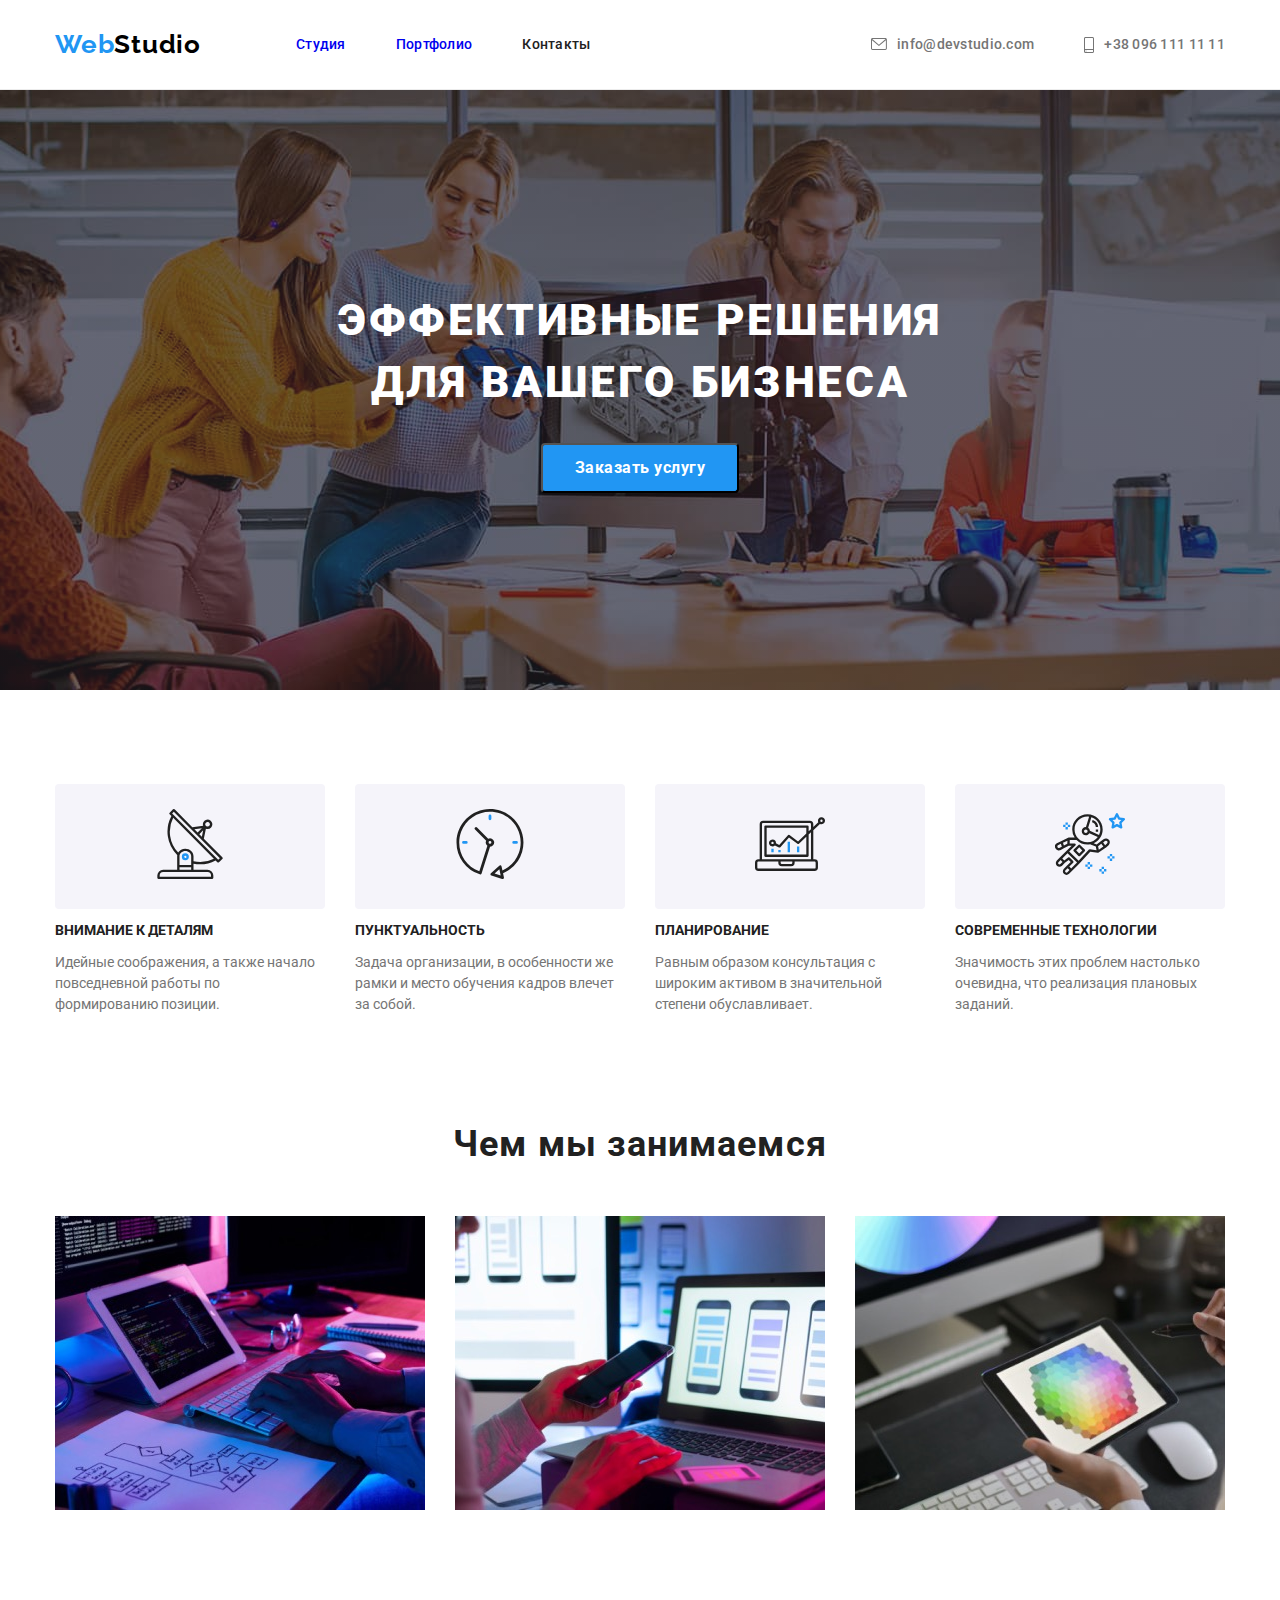
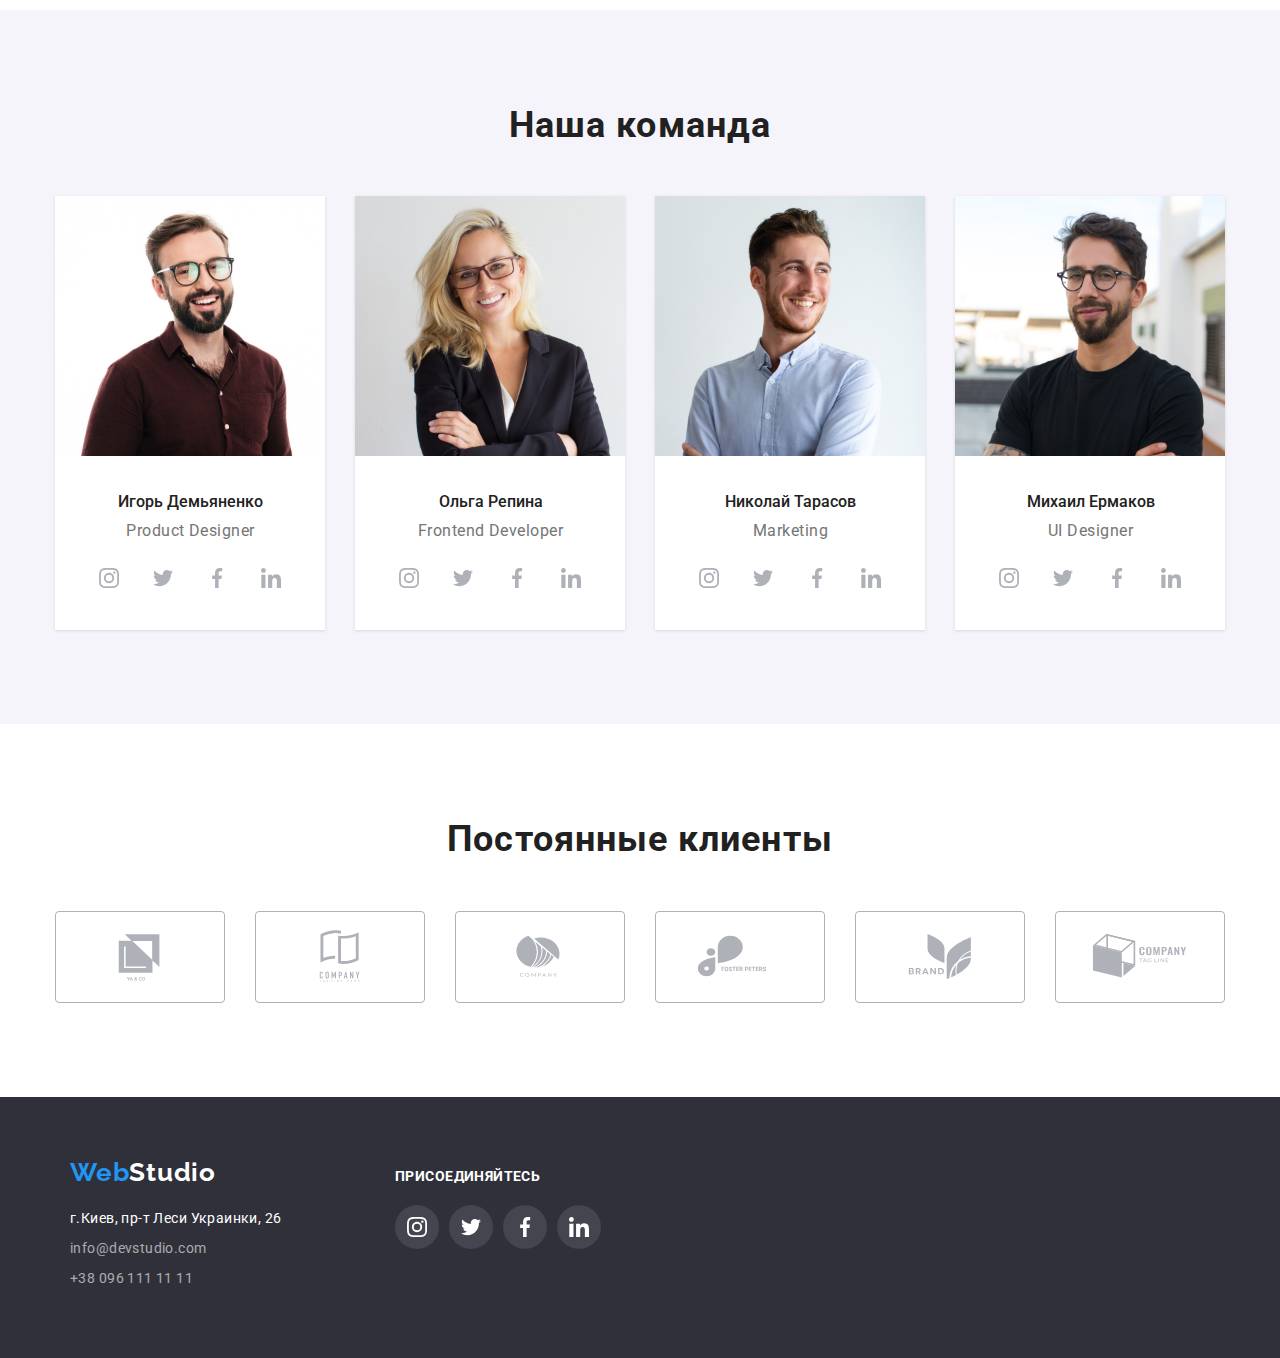
<file: index.html>
<!DOCTYPE html>
<html lang="ru">
  <head>
    <meta charset="UTF-8" />
    <meta http-equiv="X-UA-Compatible" content="IE=edge" />
    <meta name="viewport" content="width=device-width, initial-scale=1.0" />
    <link rel="stylesheet" href="https://cdnjs.cloudflare.com/ajax/libs/modern-normalize/1.1.0/modern-normalize.min.css"
            integrity="sha512-wpPYUAdjBVSE4KJnH1VR1HeZfpl1ub8YT/NKx4PuQ5NmX2tKuGu6U/JRp5y+Y8XG2tV+wKQpNHVUX03MfMFn9Q=="
            crossorigin="anonymous" referrerpolicy="no-referrer">
    <link rel="preconnect" href="https://fonts.googleapis.com">
    <link rel="preconnect" href="https://fonts.gstatic.com" crossorigin>
    <link href="https://fonts.googleapis.com/css2?family=Raleway:wght@700&family=Roboto:wght@400;500;700;900&display=swap" rel="stylesheet">
    <link rel="stylesheet" href="./css/styles.css" />
    <title>WebStudio</title>
  </head>
  <body>
    <header class="header">

      <div class="container">
        <nav class="navbar">
          <a href="/" class="logo">
          <span class="web">Web</span><span class="studio">Studio</span>
          </a>
          <ul class="nav-list">
            <li class="nav-item"><a href="current">Студия</a></li>
            <li class="nav-item"><a href="./portfolio.html">Портфолио</a></li>
            <li class="nav-item"><a href="">Контакты</a></li>
          </ul>
        </nav>
        <ul class="contacts-bar">
          <li class="contacts-item">
            <a href="mailto:info@devstudio.com">
              <svg width="16" height="12" class="icon-envelope">
              <use href="./images/sprite.svg#icon-envelope"></use></svg>
            info@devstudio.com</a>
          </li>
          <li class="contacts-item"><a class="mail" href="tel:+380961111111">
            <svg width="10" height="16" class="icon-smartphone">
              <use href="./images/sprite.svg#icon-smartphone"></use></svg>
              +38 096 111 11 11</a></li>
        </ul>
      </div>

    </header>

    <main>
      <section class="hero-section">
        <h1 class="hero-title">ЭФФЕКТИВНЫЕ РЕШЕНИЯ </br> ДЛЯ ВАШЕГО БИЗНЕСА</h1>
        <button type="button" class="hero-button">Заказать услугу</button>
      </section>

      <section class="advantages">
        <div class="container">
          <ul class="advantages-list">
            <li class="list-item">
              <div class="item-logo">
                <svg width="70" height="70" class="icon-antenna">
                  <use href="./images/sprite.svg#icon-antenna"></use>
                </svg>
              </div>
              <h3 class="title">ВНИМАНИЕ К ДЕТАЛЯМ</h3>
              <p>
              Идейные соображения, а также начало повседневной работы по
              формированию позиции.
              </p>
            </li>
            <li class="list-item">
              <div class="item-logo">
                <svg width="70" height="70" class="icon-clock">
                  <use href="./images/sprite.svg#icon-clock"></use>
                </svg>
              </div>
              <h3 class="title">ПУНКТУАЛЬНОСТЬ</h3>
              <p>
              Задача организации, в особенности же рамки и место обучения кадров
              влечет за собой.
              </p>
            </li>
            <li class="list-item">
              <div class="item-logo">
                <svg width="70" height="70" class="icon-diagram">
                  <use href="./images/sprite.svg#icon-diagram"></use>
                </svg>
              </div>
              <h3 class="title">ПЛАНИРОВАНИЕ</h3>
              <p>
              Равным образом консультация с широким активом в значительной
              степени обуславливает.
              </p>
            </li>
            <li class="list-item">
              <div class="item-logo">
                <svg width="70" height="70" class="icon-astronaut">
                  <use href="./images/sprite.svg#icon-astronaut"></use>
                </svg>
              </div>
              <h3 class="title">СОВРЕМЕННЫЕ ТЕХНОЛОГИИ</h3>
              <p>
              Значимость этих проблем настолько очевидна, что реализация
              плановых заданий.
              </p>
          </ul>
        </div>
      </section>
      <section class="examples">
        <h2 class="works-examples">Чем мы занимаемся</h2>
        <div class="container">
          <ul class="examples-list">
            <li class="item">
              <img
              src="./images/box 1.jpg"
              width="370"
              alt="Програмист за работой"
              />
            </li>
            <li class="item">
              <img
              src="./images/box 2.jpg"
              width="370"
              alt="Дизайнер за работой"
              />
            </li>
            <li class="item">
              <img
              src="./images/box 3.jpg"
              width="370"
              alt="Колорист за работой"
              />
            </li>
          </ul>
        </div>
      </section>
      <section class="team">
        <h2 class="team-title">Наша команда</h1>
        <div class="container">
          <ul class="team-list">
            <li class="team-item">
              <img
                src="./images/worker1.jpg"
                width="270"
                alt="Игорь Демьяненко"
              />
              <div class="team-container">
              <h3 class="worker-name">Игорь Демьяненко</h3>
              <p class="worker-position">Product Designer</p>
              </div>
              <div class="social-links">
                <ul class="links-list">
                  <li class="link-item">
                    <div class="social-container">
                    <a class="link-social" href="#">
                    <svg width="20" height="20" class="icon-instagram">
                      <use href="./images/sprite.svg#icon-instagram"></use>
                    </svg>
                    </a>
                    </div>
                  </li>
                  <li class="link-item">
                    <div class="social-container">
                    <a class="link-social" href="#">
                    <svg width="20" height="20" class="icon-twitter">
                      <use href="./images/sprite.svg#icon-twitter"></use>
                    </svg>
                    </a>
                    </div>
                  </li>
                  <li class="link-item">
                    <div class="social-container">
                    <a class="link-social" href="#">
                    <svg width="20" height="20" class="icon-facebook">
                      <use href="./images/sprite.svg#icon-facebook"></use>
                    </svg>
                    </a>
                    </div>
                  </li>
                  <li class="link-item">
                    <div class="social-container">
                    <a class="link-social" href="#">
                    <svg width="20" height="20" class="icon-linkedin">
                      <use href="./images/sprite.svg#icon-linkedin"></use>
                    </svg>
                    </a>
                    </div>
                  </li>
                </ul>
              </div>
            </li>
            <li class="team-item">
              <img 
              src="./images/worker2.jpg" 
              width="270" 
              alt="Ольга Репина" 
              />
              <div class="team-container">
              <h3 class="worker-name">Ольга Репина</h3>
              <p class="worker-position">Frontend Developer</p>
              </div>
              <div class="social-links">
                <ul class="links-list">
                  <ul class="links-list">
                  <li class="link-item">
                    <div class="social-container">
                    <a class="link-social" href="#">
                    <svg width="20" height="20" class="icon-instagram">
                      <use href="./images/sprite.svg#icon-instagram"></use>
                    </svg>
                    </a>
                    </div>
                  </li>
                  <li class="link-item">
                    <div class="social-container">
                    <a class="link-social" href="#">
                    <svg width="20" height="20" class="icon-twitter">
                      <use href="./images/sprite.svg#icon-twitter"></use>
                    </svg>
                    </a>
                    </div>
                  </li>
                  <li class="link-item">
                    <div class="social-container">
                    <a class="link-social" href="#">
                    <svg width="20" height="20" class="icon-facebook">
                      <use href="./images/sprite.svg#icon-facebook"></use>
                    </svg>
                    </a>
                    </div>
                  </li>
                  <li class="link-item">
                    <div class="social-container">
                    <a class="link-social" href="#">
                    <svg width="20" height="20" class="icon-linkedin">
                      <use href="./images/sprite.svg#icon-linkedin"></use>
                    </svg>
                    </a>
                    </div>
                  </li>
                </ul>
              </div>
            </li>
            <li class="team-item">
              <img 
              src="./images/worker3.jpg" 
              width="270" 
              alt="Николай Тарасов" 
              />
              <div class="team-container">
              <h3 class="worker-name">Николай Тарасов</h3>
              <p class="worker-position">Marketing</p>
              </div>
              <div class="social-links">
                <ul class="links-list">
                  <li class="link-item">
                    <div class="social-container">
                    <a class="link-social" href="#">
                    <svg width="20" height="20" class="icon-instagram">
                      <use href="./images/sprite.svg#icon-instagram"></use>
                    </svg>
                    </a>
                    </div>
                  </li>
                  <li class="link-item">
                    <div class="social-container">
                    <a class="link-social" href="#">
                    <svg width="20" height="20" class="icon-twitter">
                      <use href="./images/sprite.svg#icon-twitter"></use>
                    </svg>
                    </a>
                    </div>
                  </li>
                  <li class="link-item">
                    <div class="social-container">
                    <a class="link-social" href="#">
                    <svg width="20" height="20" class="icon-facebook">
                      <use href="./images/sprite.svg#icon-facebook"></use>
                    </svg>
                    </a>
                    </div>
                  </li>
                  <li class="link-item">
                    <div class="social-container">
                    <a class="link-social" href="#">
                    <svg width="20" height="20" class="icon-linkedin">
                      <use href="./images/sprite.svg#icon-linkedin"></use>
                    </svg>
                    </a>
                    </div>
                  </li>
                </ul>
              </div>
            </li>
            <li class="team-item">
              <img 
              src="./images/worker4.jpg" 
              width="270" 
              alt="Михаил Ермаков" 
              />
              <div class="team-container">
              <h3 class="worker-name">Михаил Ермаков</h3>
              <p class="worker-position">UI Designer</p>
              </div>
              <div class="social-links">
                <ul class="links-list">
                  <li class="link-item">
                    <div class="social-container">
                    <a class="link-social" href="#">
                    <svg width="20" height="20" class="icon-instagram">
                      <use href="./images/sprite.svg#icon-instagram"></use>
                    </svg>
                    </a>
                    </div>
                  </li>
                  <li class="link-item">
                    <div class="social-container">
                    <a class="link-social" href="#">
                    <svg width="20" height="20" class="icon-twitter">
                      <use href="./images/sprite.svg#icon-twitter"></use>
                    </svg>
                    </a>
                    </div>
                  </li>
                  <li class="link-item">
                    <div class="social-container">
                    <a class="link-social" href="#">
                    <svg width="20" height="20" class="icon-facebook">
                      <use href="./images/sprite.svg#icon-facebook"></use>
                    </svg>
                    </a>
                    </div>
                  </li>
                  <li class="link-item">
                    <div class="social-container">
                    <a class="link-social" href="#">
                    <svg width="20" height="20" class="icon-linkedin">
                      <use href="./images/sprite.svg#icon-linkedin"></use>
                    </svg>
                    </a>
                    </div>
                  </li>
                </ul>
              </div>
            </li>
          </ul>
      </div>
      </section>

      <section class="clients">
        <h2 class="clients-title">Постоянные клиенты</h2>
        <div class="container">
          <ul class="clients-list">
            <li class="client">
              <a class="client-logo" href="">
                <svg width="106" height="60" class="icon-Logo1">
                  <use href="./images/sprite.svg#icon-Logo1"></use>
                </svg>
              </a>
            </li>
            <li class="client">
               <a class="client-logo" href="">
                <svg width="106" height="60" class="icon-Logo2">
                  <use href="./images/sprite.svg#icon-Logo2"></use>
                </svg>
              </a>
            </li>
            <li class="client">
               <a class="client-logo" href="">
                <svg width="106" height="60" class="icon-Logo3">
                  <use href="./images/sprite.svg#icon-Logo3"></use>
                </svg>
              </a>
            </li>
            <li class="client"> 
               <a class="client-logo" href="">
                <svg width="106" height="60" class="icon-Logo4">
                  <use href="./images/sprite.svg#icon-Logo4"></use>
                </svg>
               </a>
            </li>
            <li class="client">
               <a class="client-logo" href="">
                <svg width="106" height="60" class="icon-Logo5">
                  <use href="./images/sprite.svg#icon-Logo5"></use>
                </svg>
               </a>
            </li>
            <li class="client">
               <a class="client-logo" href="">
                <svg width="106" height="60" class="icon-Logo6">
                  <use href="./images/sprite.svg#icon-Logo6"></use>
                </svg>
               </a>
            </li>
          </ul>
        </div>

      </section>
    </main>

    <footer class="footer">
      <div class="footer-container">
      <div class="container">
        <a href="/" class="footer-logo">
          <span class="web">Web</span><span class="studio-lighten">Studio</span>
        </a>
      
      
        <address>
            <ul class="adress">
              <li class="physical-adress">г.Киев, пр-т Леси Украинки, 26</li>
              <li class="adress-link"><a href="mailto:info@devstudio.com">info@devstudio.com</a></li>
              <li class="adress-link"><a href="tel:+380961111111">+38 096 111 11 11</a></li>
            </ul>
        </address>
      </div>
      <div class="social-footer">
        <h2 class="title">Присоединяйтесь</h2>
                <ul class="footerlinks-list">
                  <li class="social-footercontainer">
                    
                    <a class="footerlink" href="#">
                    <svg width="20" height="20" class="footericon-instagram">
                      <use href="./images/sprite.svg#icon-instagram"></use>
                    </svg>
                    </a>
              
                  </li>
                  <li class="social-footercontainer">
                    
                    <a class="footerlink" href="#">
                    <svg width="20" height="20" class="icon-twitter">
                      <use href="./images/sprite.svg#icon-twitter"></use>
                    </svg>
                    </a>
                  
                  </li>
                  <li class="social-footercontainer">
                   
                    <a class="footerlink" href="#">
                    <svg width="20" height="20" class="icon-facebook">
                      <use href="./images/sprite.svg#icon-facebook"></use>
                    </svg>
                    </a>
                   
                  </li>
                  <li class="social-footercontainer">
                   
                    <a class="footerlink" href="#">
                    <svg width="20" height="20" class="icon-linkedin">
                      <use href="./images/sprite.svg#icon-linkedin"></use>
                    </svg>
                    </a>
                    
                  </li>
                </ul>
              </div>
          </div>
        </footer>
  </body>
</html>
</file>
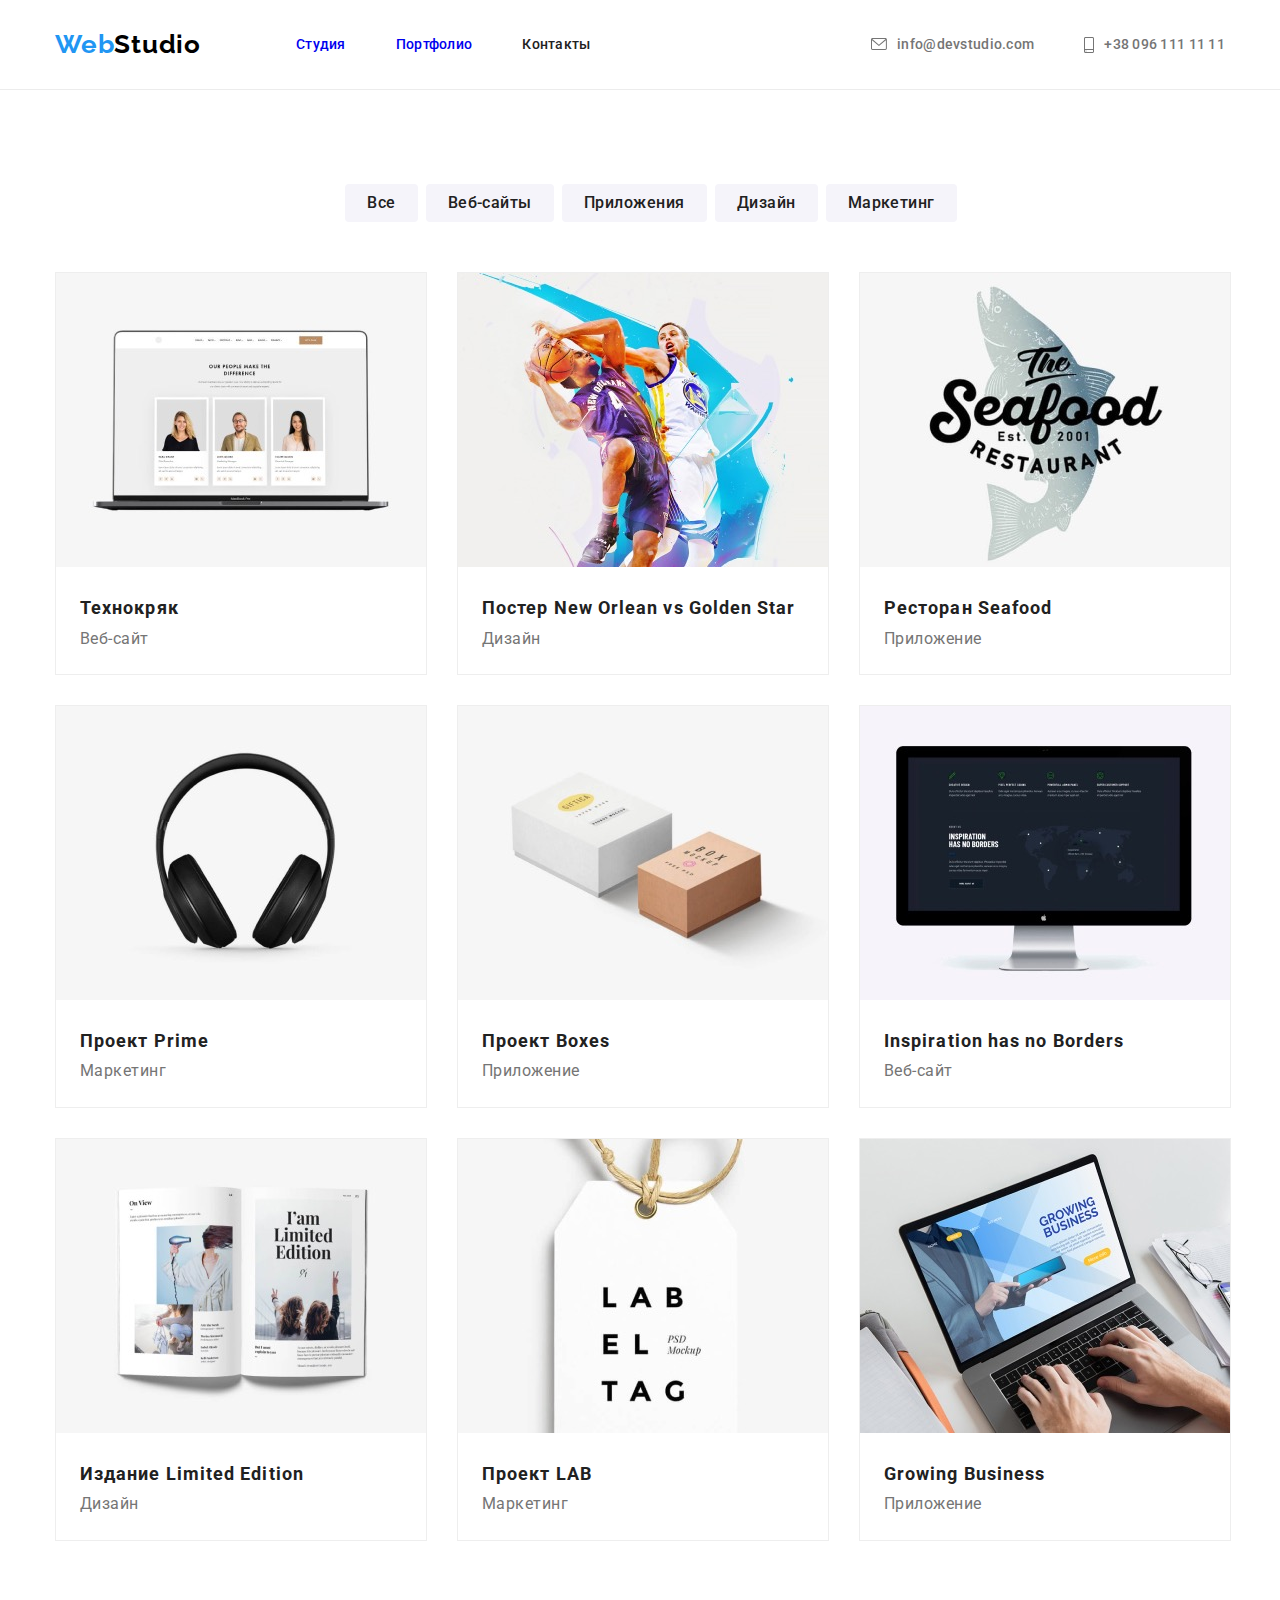
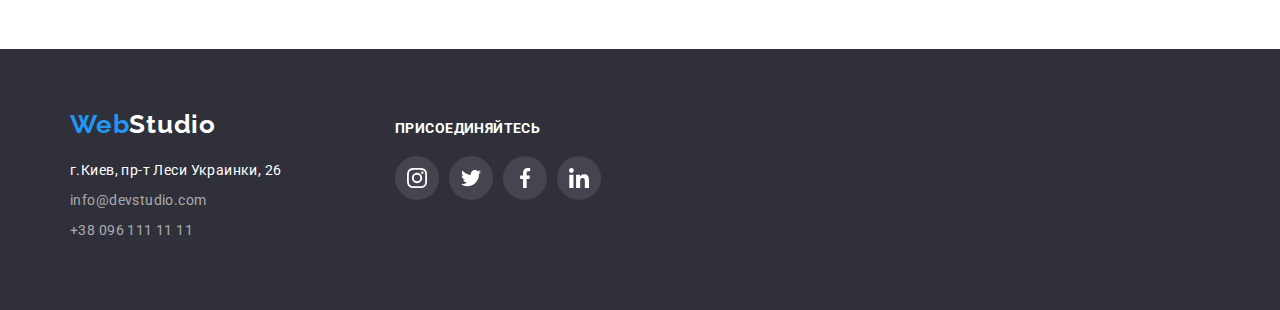
<file: portfolio.html>
<!DOCTYPE html>
<html lang="ru">
  <head>
    <meta charset="UTF-8" />
    <meta http-equiv="X-UA-Compatible" content="IE=edge" />
    <meta name="viewport" content="width=device-width, initial-scale=1.0" />
    <link rel="stylesheet" href="https://cdnjs.cloudflare.com/ajax/libs/modern-normalize/1.1.0/modern-normalize.min.css"
            integrity="sha512-wpPYUAdjBVSE4KJnH1VR1HeZfpl1ub8YT/NKx4PuQ5NmX2tKuGu6U/JRp5y+Y8XG2tV+wKQpNHVUX03MfMFn9Q=="
            crossorigin="anonymous" referrerpolicy="no-referrer">
    <link rel="preconnect" href="https://fonts.googleapis.com">
    <link rel="preconnect" href="https://fonts.gstatic.com" crossorigin>
    <link href="https://fonts.googleapis.com/css2?family=Raleway:wght@700&family=Roboto:wght@400;500;700;900&display=swap" rel="stylesheet">
    <link rel="stylesheet" href="./css/styles.css" />
    <title>Portfolio</title>
  </head>
  <body>
    <header class="header">

       <div class="container">
        <nav class="navbar">
          <a href="/" class="logo">
          <span class="web">Web</span><span class="studio">Studio</span>
          </a>
          <ul class="nav-list">
            <li class="nav-item"><a href="./index.html">Студия</a></li>
            <li class="nav-item"><a href="current">Портфолио</a></li>
            <li class="nav-item"><a href="">Контакты</a></li>
          </ul>
        </nav>
        <ul class="contacts-bar">
          <li class="contacts-item">
            <a href="mailto:info@devstudio.com">
              <svg width="16" height="12" class="icon-envelope">
              <use href="../images/sprite.svg#icon-envelope"></use></svg>
            info@devstudio.com</a>
          </li>
          <li class="contacts-item"><a class="mail" href="tel:+380961111111">
            <svg width="10" height="16" class="icon-smartphone">
              <use href="../images/sprite.svg#icon-smartphone"></use></svg>
              +38 096 111 11 11</a></li>
        </ul>
      </div>

    </header>

  <main>
    <section class="gallery">
      <div class="container">
        <div class="filter-container">
          <ul class="filter-buttons">
            <li><button type="filter-btn">Все</button></li>
            <li><button type="filter-btn">Веб-сайты</button></li>
            <li><button type="filter-btn">Приложения</button></li>
            <li><button type="filter-btn">Дизайн</button></li>
            <li><button type="filter-btn">Маркетинг</button></li>
          </ul>
        </div>
        <div class="projects-container">
          <ul class="projects-list">
            <li class="project">
            <a class="project-link" href="">
              <img 
              src="./images/notebook.jpg" 
              width="370" 
              alt="Технокряк">
              </img>
              <div class="title-container">
                <h3 class="title">Технокряк</h3>
                <p class="filter">Веб-сайт</p>
              </div>
            </a>          
            </li>
            <li class="project">
          <a href="">
            <img 
            src="./images/poster.jpg" 
            width="370" 
            alt="Постер Новый Орлеан против Золотой Звезды">
            </img>
            <div class="title-container">
              <h3 class="title">Постер New Orlean vs Golden Star</h3>
              <p class="filter">Дизайн</p>
            </div>
            </a>
            </li>
            <li class="project">
            <a href="">
            <img 
            src="./images/seafood.jpg" 
            width="370" 
            alt="Ресторан Сифуд">
            </img>
            <div class="title-container">
              <h3 class="title">Ресторан Seafood</h3>
              <p class="filter">Приложение</p>
            </div>
            </a>          
            </li>
            <li class="project">
            <a href="">
              <img 
              src="./images/prime.jpg" 
              width="370" 
              alt="Проект Прайм">
              </img>
              <div class="title-container">
                <h3 class="title">Проект Prime</h3>
                <p class="filter">Маркетинг</p>
              </div>
            </a>          
            </li>
            <li class="project">
            <a href="">
              <img 
              src="./images/boxes.jpg" 
              width="370" 
              alt="Проект Боксес">
              </img>
              <div class="title-container">
                <h3 class="title">Проект Boxes</h3>
                <p class="filter">Приложение</p>
              </div>
            </a>          
            </li>
            <li class="project">
            <a href="">
              <img 
              src="./images/inspiration.jpg" 
              width="370" 
              alt="Вдохновление не имеет Границ">
              </img>
              <div class="title-container">
                <h3 class="title">Inspiration has no Borders</h3>
                <p class="filter">Веб-сайт</p>
              </div>
            </a>          
            </li>
            <li class="project">
            <a href="">
              <img 
              src="./images/limitededition.jpg" 
              width="370" 
              alt="Ограниченное Издание">
              </img>
              <div class="title-container">
                <h3 class="title">Издание Limited Edition</h3>
                <p class="filter">Дизайн</p>
              </div>
            </a>          
            </li>
            <li class="project">
              <a href="">
                <img 
                src="./images/lab.jpg" 
                width="370" 
                alt="Проект ЛАБ">
                </img>
                <div class="title-container">
                  <h3 class="title">Проект LAB</h3>
                  <p class="filter">Маркетинг</p>
                </div>
              </a>          
            </li>
            <li class="project">
              <a href="">
                <img 
                src="./images/growingbusiness.jpg" 
                width="370" 
                alt="Растущий Бизнес">
                </img>
                <div class="title-container">
                  <h3 class="title">Growing Business</h3>
                  <p class="filter">Приложение</p>
                </div>
              </a>
            </li>
          </ul>
        </div>
      </div>
    </section>
  </main>

   
    <footer class="footer">
      <div class="footer-container">
      <div class="container">
        <a href="/" class="footer-logo">
          <span class="web">Web</span><span class="studio-lighten">Studio</span>
        </a>
      
      
        <address>
            <ul class="adress">
              <li class="physical-adress">г.Киев, пр-т Леси Украинки, 26</li>
              <li class="adress-link"><a href="mailto:info@devstudio.com">info@devstudio.com</a></li>
              <li class="adress-link"><a href="tel:+380961111111">+38 096 111 11 11</a></li>
            </ul>
        </address>
      </div>
      <div class="social-footer">
        <h2 class="title">Присоединяйтесь</h2>
                <ul class="footerlinks-list">
                  <li class="social-footercontainer">
                    
                    <a class="footerlink" href="#">
                    <svg width="20" height="20" class="footericon-instagram">
                      <use href="./images/sprite.svg#icon-instagram"></use>
                    </svg>
                    </a>
              
                  </li>
                  <li class="social-footercontainer">
                    
                    <a class="footerlink" href="#">
                    <svg width="20" height="20" class="icon-twitter">
                      <use href="./images/sprite.svg#icon-twitter"></use>
                    </svg>
                    </a>
                  
                  </li>
                  <li class="social-footercontainer">
                   
                    <a class="footerlink" href="#">
                    <svg width="20" height="20" class="icon-facebook">
                      <use href="./images/sprite.svg#icon-facebook"></use>
                    </svg>
                    </a>
                   
                  </li>
                  <li class="social-footercontainer">
                   
                    <a class="footerlink" href="#">
                    <svg width="20" height="20" class="icon-linkedin">
                      <use href="./images/sprite.svg#icon-linkedin"></use>
                    </svg>
                    </a>
                    
                  </li>
                </ul>
              </div>
          </div>
        </footer>
  </body>
</html>
</file>
<file: css/styles.css>
:root {
  --primary-text-color: #212121;
  --secondary-text-color: #757575;
  --action-color: #2196f3;
  --background-color: #ffffff;
}

*,
*::before,
*::after {
  box-sizing: border-box;
}

body {
  font-family: Roboto, sans-serif;
  font-weight: 400;
  font-size: 14px;
  line-height: 1.5;
  background-color: var(--background-color);
  color: var(--secondary-text-color);
  margin: 0;
}

body ul {
  list-style: none;
}

body button {
  font-size: 16px;
  font-style: normal;
  font-weight: 500;
  line-height: 1.4;
  letter-spacing: 0.03em;
  text-align: center;
  font-family: inherit;
  background-color: #f5f4faa1;
  color: var(--primary-text-color);
  cursor: pointer;
}

body a {
  text-decoration: none;
}

body a:visited {
  color: var(--primary-text-color);
}

body button:hover,
body button:focus,
body button:active {
  background-color: var(--action-color);
  color: #ffffff;
}

/*HEADER*/

.header {
  width: auto;
  background-color: var(--background-color);
  border-bottom: 1px solid #ececec;
}

.header > a {
  display: flex;
}

/*NAVIGATION*/

.navbar .nav-list a:hover,
.navbar .nav-list a:focus {
  color: var(--action-color);
}

.header .container {
  display: flex;
  justify-content: space-between;
  width: 1200px;
  padding-left: 15px;
  padding-right: 15px;
  margin: 0 auto;
}

.logo {
  display: block;
}

.web {
  font-family: Raleway;
  font-weight: 700;
  font-size: 26px;
  line-height: 1.2;
  letter-spacing: 0.03em;
  color: var(--action-color);
}

.studio {
  font-family: Raleway;
  font-weight: 700;
  font-size: 26px;
  line-height: 1.2;
  letter-spacing: 0.03em;
  color: #000000;
}

.navbar {
  display: flex;
  align-items: center;
}

.nav-list {
  display: flex;
  margin-left: 95px;
  margin-top: 0px;
  margin-bottom: 0px;
  padding-left: 0px;
  color: var(--primary-text-color);
}

.nav-list .nav-item {
  margin-right: 50px;
  margin-top: 0px;
  margin-bottom: 0px;
  padding-top: 34px;
  padding-bottom: 34px;
}

.nav-list:last-child {
  margin-right: 0px;
}

.navbar .nav-list a {
  font-size: 14px;
  line-height: 1.1;
  letter-spacing: 0.02em;
  font-weight: 500;
}

.contacts-bar {
  display: flex;
  margin-left: auto;
  align-items: center;
  padding-left: 0px;
  margin-bottom: 0px;
  margin-top: 0px;
}

.contacts-bar .contacts-item {
  margin-right: 50px;
  margin-top: 0px;
  margin-bottom: 0px;
}

.contacts-item:nth-child(2) {
  padding-right: 0px;
  margin-right: 0px;
}

.contacts-bar a {
  display: flex;
  align-items: center;
  text-decoration: none;
  font-family: inherit;
  font-weight: 500;
  line-height: 1.1;
  letter-spacing: 0.02em;
  text-align: left;
  font-size: 14px;
  color: var(--secondary-text-color);
}

.contacts-bar a:hover,
.contacts-bar a:focus {
  color: var(--action-color);
}

.icon-envelope {
  margin-right: 10px;
  fill: currentColor;
}

.icon-smartphone {
  margin-right: 10px;
  fill: currentColor;
}

/*HERO*/

.hero-section {
  padding-top: 200px;
  padding-bottom: 200px;

  background-color: #2f303a;
  background-image: linear-gradient(
      to right,
      rgba(47, 48, 58, 0.4),
      rgba(47, 48, 58, 0.4)
    ),
    url(../images/bkgimg.jpg);
  background-repeat: no-repeat;
  background-position: center;
  object-fit: cover;
  max-width: 1600px;
  height: 600px;
}

.hero-section .hero-title {
  font-family: inherit;
  font-size: 44px;
  font-style: normal;
  line-height: 1.4;
  letter-spacing: 0.06em;
  text-align: center;
  font-weight: 900;
  color: #ffffff;

  padding-bottom: 30px;
  margin: 0;
}

.hero-section .hero-button {
  font-family: inherit;
  font-weight: 700;
  font-style: normal;
  font-size: 16px;
  line-height: 1.6;
  background-color: var(--action-color);
  color: #ffffff;

  display: block;
  margin-left: auto;
  margin-right: auto;
  margin-bottom: 0;
  margin-top: 0;

  border-radius: 4px;

  box-shadow: 0px 4px 4px 0px rgba(0, 0, 0, 0.15);

  padding-left: 32px;
  padding-right: 32px;
  padding-top: 10px;
  padding-bottom: 10px;

  cursor: pointer;
}

/*ADVANTAGES*/

.advantages {
  padding-top: 94px;
}

.advantages .container {
  display: flex;
  justify-content: space-between;
  width: 1200px;
  padding-left: 15px;
  padding-right: 15px;
  margin: 0 auto;
}

.advantages-list {
  display: flex;
  flex-wrap: wrap;
  margin: 0;
  padding: 0;
}

.advantages-list .list-item {
  width: 270px;
  margin-right: 30px;
}

.advantages-list .list-item:last-child {
  margin-right: 0px;
}

.list-item .item-logo {
  width: 270px;
  height: 120px;
  background-color: rgba(245, 244, 250, 1);
  border-radius: 4px;
  padding-top: 25px;
  padding-bottom: 25px;
  padding-left: 100px;
  padding-bottom: 100px;
}

.advantages-list .title {
  font-style: 700;
  font-size: 14px;
  line-height: 1.1;
  color: var(--primary-text-color);
}

/*EXAMPLES*/

.examples {
  padding-top: 94px;
  padding-bottom: 94px;
}

.examples .container {
  display: flex;
  justify-content: center;
  width: 1200px;
  padding-left: 15px;
  padding-right: 15px;
  margin: 0 auto;
}

.works-examples {
  margin: 0;
  margin-bottom: 50px;
}

.examples-list {
  display: flex;
  flex-wrap: wrap;

  margin-top: 0;
  margin-bottom: 0;
  padding: 0;
  justify-content: center;
}

.examples-list > .item {
  margin-right: 30px;
}

.examples-list .item:nth-child(3) {
  margin-right: 0px;
}

/*TEAM*/

.team {
  padding-top: 94px;
  padding-bottom: 94px;

  background-color: #f5f4fa;
}

.team-title {
  margin-top: 0px;
  margin-bottom: 50px;
}

.team .container {
  display: flex;
  justify-content: center;
  width: 1200px;
  padding-left: 15px;
  padding-right: 15px;
  margin: 0 auto;
}

.team-list {
  display: flex;
  flex-wrap: wrap;
  justify-content: center;
  padding-left: 0px;
  margin-top: 0px;
  margin-bottom: 0px;
}

.team-list .team-item {
  text-align: center;
  margin-right: 30px;
  box-shadow: 0px 2px 1px 0px #00000033;
  box-shadow: 0px 1px 1px 0px #00000024;
  box-shadow: 0px 1px 3px 0px #0000001f;

  background-color: var(--background-color);
}

.team-list > .team-item:nth-child(4) {
  margin-right: 0px;
}

.team-item > .team-container {
  padding-top: 30px;
  padding-bottom: 16px;
  padding-left: 60px;
  padding-right: 59px;
}

.examples .works-examples,
.team .team-title {
  font-size: 36px;
  font-weight: 700;
  line-height: 1.17;
  letter-spacing: 0.03em;
  text-align: center;
  color: var(--primary-text-color);
}

.team .worker-name {
  font-family: inherit;
  font-weight: 500;
  font-size: 16px;
  line-height: 1.2;
  color: var(--primary-text-color);
  margin: 0px;
  margin-bottom: 10px;
}

.team .worker-position {
  font-family: inherit;
  line-height: 1.2;
  letter-spacing: 0.03em;
  font-size: 16px;
  color: var(--secondary-text-color);
  margin: 0px;
}

.social-links {
  width: auto;
  padding-bottom: 30px;
  margin: 0 auto;
  display: flex;
  justify-content: center;
}

.social-container {
  padding-left: 0px;
  margin: 0;
  display: flex;
  justify-content: center;
  align-items: center;
}

.social-links .links-list {
  display: flex;
  justify-content: center;
  align-items: center;
  padding: 0px;
}

.link-item {
  display: flex;
  justify-content: center;
  align-items: center;
  margin-right: 10px;
}

.links-list .link-social {
  display: flex;
  justify-content: center;
  align-items: center;

  width: 44px;
  height: 44px;
  border-radius: 50%;

  fill: rgba(175, 177, 184, 1);
}

.link-item:last-child {
  margin-right: 0px;
}

.social-links a:hover,
.social-links a:focus {
  fill: var(--background-color);
  background-color: var(--action-color);
}

/*CLIENTS*/

.clients {
  padding-top: 94px;
  padding-bottom: 94px;
}

.clients-title {
  font-family: inherit;
  font-size: 36px;
  font-style: normal;
  font-weight: 700;
  line-height: 1.2;
  letter-spacing: 0.03em;
  text-align: center;

  margin-top: 0px;
  margin-bottom: 50px;
  padding: 0px;

  color: var(--primary-text-color);
}

.clients .container {
  width: 1200px;
  padding-left: 15px;
  padding-right: 15px;
  margin: 0 auto;
}

.clients .clients-list {
  display: flex;
  flex-wrap: wrap;
  align-items: center;
  justify-content: center;
  padding: 0px;
  margin-top: 0px;
  margin-bottom: 0px;
}

.client {
  margin-right: 30px;
}

.client-logo {
  display: flex;
  justify-content: center;
  align-items: center;

  width: 170px;
  height: 92px;

  border: 1px solid rgba(175, 177, 184, 1);
  border-radius: 4px;

  fill: rgba(175, 177, 184, 1);
}

.client:last-child {
  margin-right: 0px;
}

.client-logo:hover,
.client-logo:focus {
  fill: var(--action-color);
  border-color: var(--action-color);
  background-color: var(--background-color);
}

/*GALLERY*/

.gallery {
  padding-top: 94px;
  padding-bottom: 94px;
}

.container {
  width: 1200px;
  padding-left: 15px;
  padding-right: 15px;
  margin: 0 auto;
}

/*GALLERY BUTTONS*/

.filter-container {
  display: flex;
  justify-content: center;
  padding-bottom: 50px;
  width: 1200px;
  margin: 0 auto;
}

.filter-buttons {
  display: flex;
  margin: 0px;
  padding-top: 0px;
  padding-bottom: 0px;
  padding-left: 0px;
  padding-right: 0px;
}

.filter-buttons button {
  font-family: inherit;
  font-size: 16px;
  font-style: normal;
  font-weight: 500;
  line-height: 1.62;
  letter-spacing: 0.03em;
  text-align: center;

  margin: 0;
  padding-left: 22px;
  padding-right: 22px;
  padding-top: 6px;
  padding-bottom: 6px;

  margin-right: 8px;

  border-radius: 4px;
  border-width: 2px;
  border-style: hidden;
  border-color: #f5f4fa;
  background-color: rgba(245, 244, 250, 1);

  cursor: pointer;
}

.filter-buttons button:active,
.filter-buttons button:hover,
.filter-buttons button:focus {
  box-shadow: 0px 2px 2px 0px rgba(0, 0, 0, 0.12),
    0px 1px 2px 0px rgba(0, 0, 0, 0.08), 0px 3px 1px 0px rgba(0, 0, 0, 0.1);
}

.filter-btn:last-child {
  margin-right: 0px;
}

/*GALLERY PROJECTS*/

.projects-container {
  display: flex;
  flex-wrap: wrap;
  justify-content: space-between;
  width: 1200px;
  margin: 0 auto;
}

.projects-list {
  display: flex;
  flex-wrap: wrap;
  width: 1200px;
  padding-left: 0px;
  margin-top: 0px;
}

.project {
  margin-right: 30px;
  margin-bottom: 30px;

  border: 1px solid rgba(238, 238, 238, 1);
}

.project:nth-last-child(-n + 3) {
  margin-bottom: 0px;
}

.project:nth-child(3n + 3) {
  margin-right: 0px;
}

.project:hover,
.project:focus {
  background: rgba(255, 255, 255, 1);
  box-shadow: 1px 4px 6px 0px rgba(0, 0, 0, 0.16),
    0px 4px 4px 0px rgba(0, 0, 0, 0.06), 0px 1px 1px 0px rgba(0, 0, 0, 0.12);
}

.title-container {
  margin: 0px;
  padding-top: 20px;
  padding-bottom: 20px;
  padding-left: 24px;
  padding-right: 24px;
}

.gallery .filter {
  font-size: 16px;
  font-style: normal;
  font-weight: 400;
  line-height: 1.9;
  letter-spacing: 0.03em;
  text-align: left;
  font-family: inherit;
  color: var(--secondary-text-color);
}

.gallery .title {
  font-family: inherit;
  font-weight: 700;
  font-size: 18px;
  line-height: 1.7;
  letter-spacing: 0.06em;
  color: var(--primary-text-color);
  margin: 0px;
}

.gallery .filter {
  margin: 0px;
}

/*FOOTER*/

.footer {
  background-color: #2f303a;
  padding-top: 60px;
  padding-bottom: 60px;
}

.footer-container {
  display: flex;
  width: 1200px;
  padding-left: 15px;
  padding-right: 15px;
  margin: 0 auto;
}

.footer .container {
  display: block;
  width: 270px;
  padding-left: 15px;
  padding-right: 15px;
  margin-left: 0px;
  margin-right: 70px;
}

.footer-logo .studio-lighten {
  font-family: Raleway;
  font-weight: 700;
  font-size: 26px;
  line-height: 1.2;
  letter-spacing: 0.03em;
  color: #ffffff;
}

.footer .adr-container {
  display: block;
  width: 1200px;
  padding-left: 15px;
  padding-right: 15px;
  margin: 0 auto;
}

.adress {
  font-style: normal;
  margin: 0;
  padding-left: 0px;
}

.adress a:hover,
.adress a:focus {
  color: var(--action-color);
}

.adress .physical-adress {
  font-family: inherit;
  line-height: 1.5;
  text-align: left;
  letter-spacing: 0.03em;
  font-size: 14px;
  color: #ffffff;

  padding-top: 20px;
  padding-bottom: 9px;
}

.adress .adress-link {
  padding-bottom: 9px;
}

.adress a {
  font-family: inherit;
  font-size: 14px;
  line-height: 1.5;
  letter-spacing: 0.03em;
  text-align: left;
  text-decoration: none;
  color: rgba(255, 255, 255, 0.6);
}

.social-footer {
  width: auto;
  padding-bottom: 30px;
  margin-left: 0px;
  margin-right: auto;
  margin-top: 12px;
  display: block;
  justify-content: center;
}

.social-footer .title {
  display: block;

  font-family: Roboto;
  text-transform: uppercase;
  font-size: 14px;
  font-style: normal;
  font-weight: 700;
  line-height: 1.1;
  letter-spacing: 0.03em;
  text-align: left;
  color: rgba(255, 255, 255, 1);

  margin: 0px;
  padding: 0px;
  margin-bottom: 20px;
}

.social-footer .footerlinks-list {
  display: flex;
  padding: 0px;
  margin: 0px;
}

.social-footercontainer {
  margin-right: 10px;
  width: 44px;
  height: 44px;
  border-radius: 50%;
  align-items: center;

  background-color: rgba(255, 255, 255, 0.1);
}

.footerlink {
  display: flex;
  justify-content: center;
  align-items: center;

  fill: var(--background-color);
  padding: 0px;
  margin: 0px;
  width: 44px;
  height: 44px;
}

.social-footercontainer:last-child {
  margin-right: 0px;
}

.social-footercontainer:hover,
.social-footercontainer:focus {
  fill: var(--background-color);
  background-color: var(--action-color);
}
</file>
